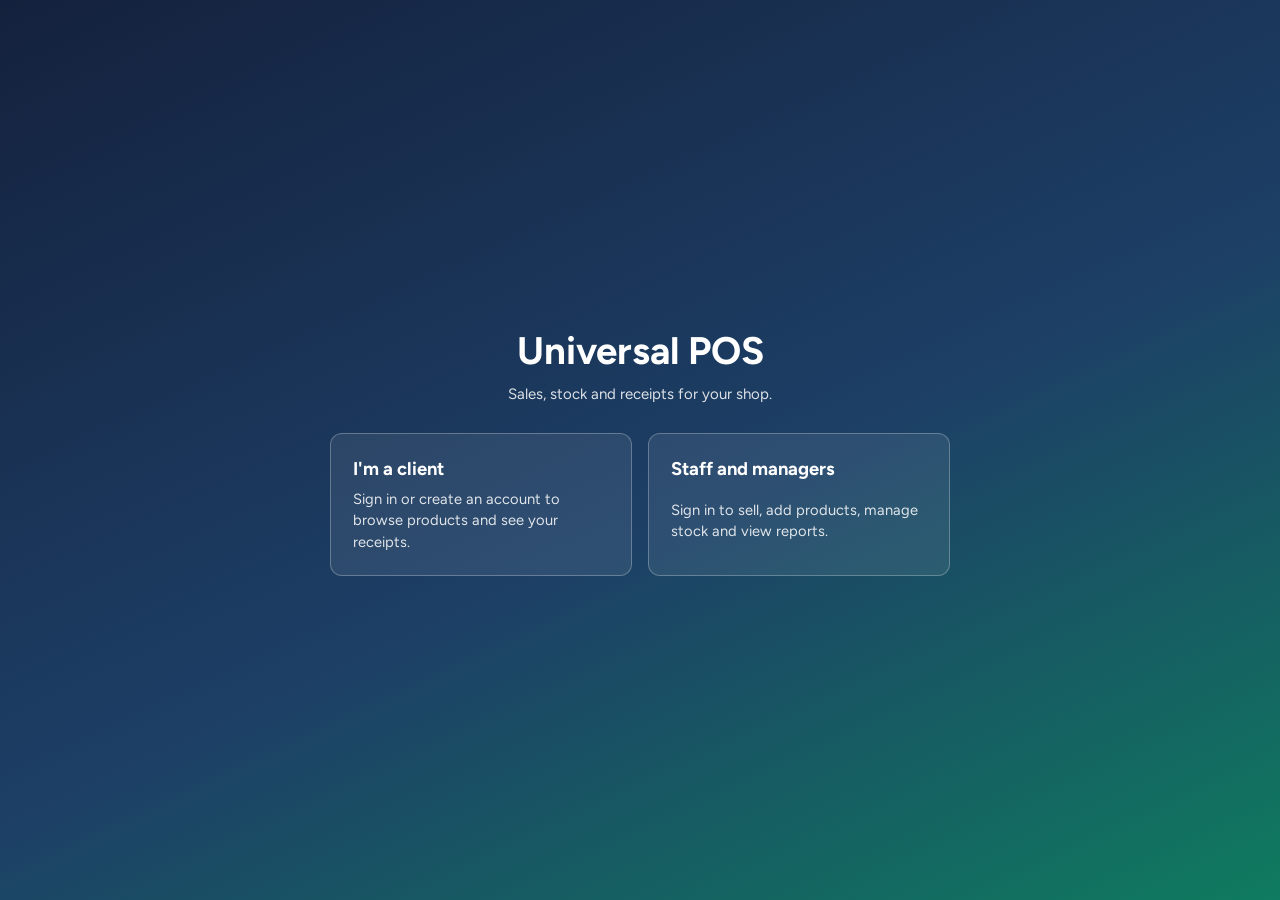
<file: client/index.html>
<!doctype html><html lang="en"><head><meta charset="utf-8"><meta name="viewport" content="width=device-width,initial-scale=1"><title>Universal POS</title>
<link href="https://fonts.googleapis.com/css2?family=Figtree:wght@400;600;700&display=swap" rel="stylesheet"><link rel="stylesheet" href="css/main.css"></head><body>
<div class="hero"><div><h1>Universal POS</h1><p>Sales, stock and receipts for your shop.</p></div>
<div class="portals"><a class="portal" href="shop.html"><b>I'm a client</b><span>Sign in or create an account to browse products and see your receipts.</span></a>
<a class="portal" href="login.html"><b>Staff and managers</b><span>Sign in to sell, add products, manage stock and view reports.</span></a></div></div></body></html>
</file>
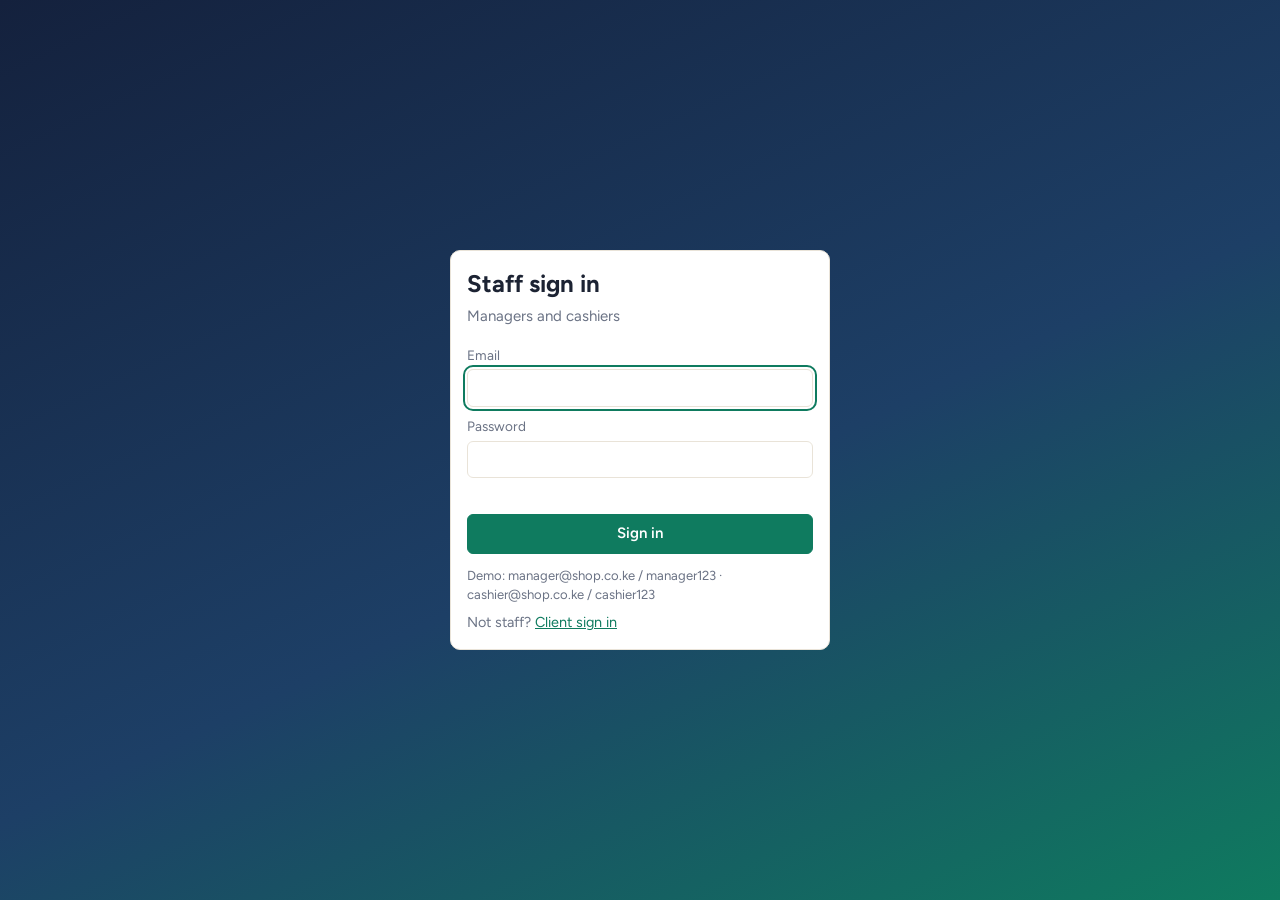
<file: client/customers.html>
<!doctype html><html lang="en"><head><meta charset="utf-8"><meta name="viewport" content="width=device-width,initial-scale=1">
<title>Clients · Universal POS</title><link href="https://fonts.googleapis.com/css2?family=Figtree:wght@400;600;700&display=swap" rel="stylesheet">
<link rel="stylesheet" href="css/main.css"></head><body><nav id="nav"></nav><main><div class="row"><div class="grow"><h1>Clients</h1><p class="sub">Clients sign up on the client page, or you can add walk-in clients here. Attach a client at checkout with their phone or email.</p></div><button class="primary" id="add">Add walk-in client</button></div><div class="card"><table><thead><tr><th>Name</th><th>Phone</th><th>Email</th><th>Account</th><th class="n">Purchases</th><th class="n">Spent</th></tr></thead><tbody id="rows"></tbody></table></div></main><script src="js/api.js"></script><script src="js/app.js"></script><script src="js/customers.js"></script></body></html>
</file>
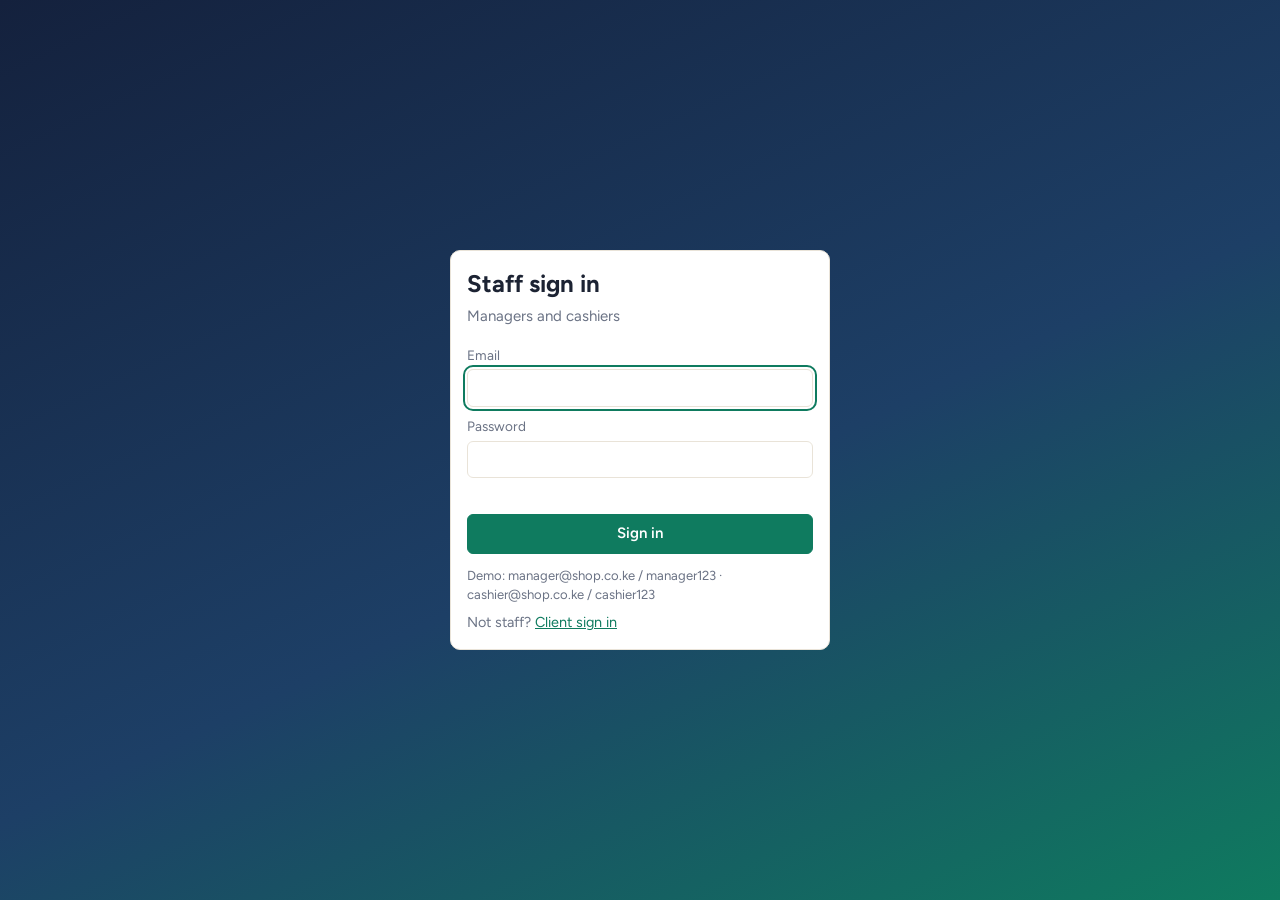
<file: client/dashboard.html>
<!doctype html><html lang="en"><head><meta charset="utf-8"><meta name="viewport" content="width=device-width,initial-scale=1">
<title>Dashboard · Universal POS</title><link href="https://fonts.googleapis.com/css2?family=Figtree:wght@400;600;700&display=swap" rel="stylesheet">
<link rel="stylesheet" href="css/main.css"></head><body><nav id="nav"></nav><main>
<h1>Dashboard</h1><p class="sub" id="today"></p><div id="shift"></div><div class="stats" id="stats"></div>
<div class="card"><h2>Recent sales</h2><table><thead><tr><th>Receipt</th><th>Time</th><th>Cashier</th><th class="n">Total</th><th></th></tr></thead><tbody id="sales"></tbody></table></div>
</main><script src="js/api.js"></script><script src="js/app.js"></script><script src="js/dashboard.js"></script></body></html>
</file>
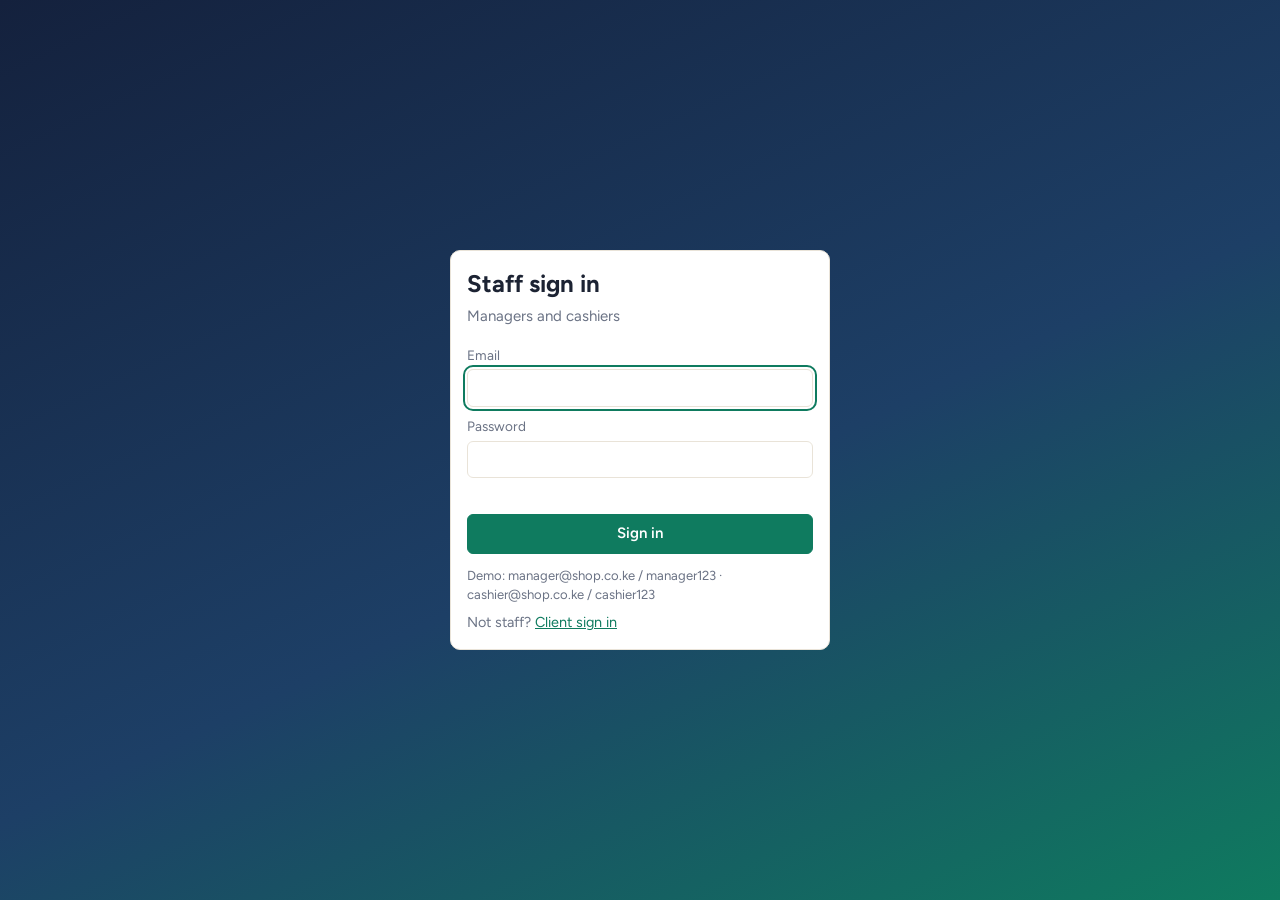
<file: client/inventory.html>
<!doctype html><html lang="en"><head><meta charset="utf-8"><meta name="viewport" content="width=device-width,initial-scale=1">
<title>Inventory · Universal POS</title><link href="https://fonts.googleapis.com/css2?family=Figtree:wght@400;600;700&display=swap" rel="stylesheet">
<link rel="stylesheet" href="css/main.css"></head><body><nav id="nav"></nav><main>
<h1>Inventory</h1><p class="sub">Every change is recorded as a stock movement.</p><div class="card" style="margin-bottom:18px"><table><thead><tr><th>Product</th><th class="n">On hand</th><th class="n">Reorder at</th><th>Status</th><th></th></tr></thead><tbody id="rows"></tbody></table></div>
<div class="card"><h2>Recent movements</h2><table><thead><tr><th>When</th><th>Product</th><th>Type</th><th class="n">Change</th><th>Reason</th><th>By</th></tr></thead><tbody id="moves"></tbody></table></div>
</main><script src="js/api.js"></script><script src="js/app.js"></script><script src="js/inventory.js"></script></body></html>
</file>
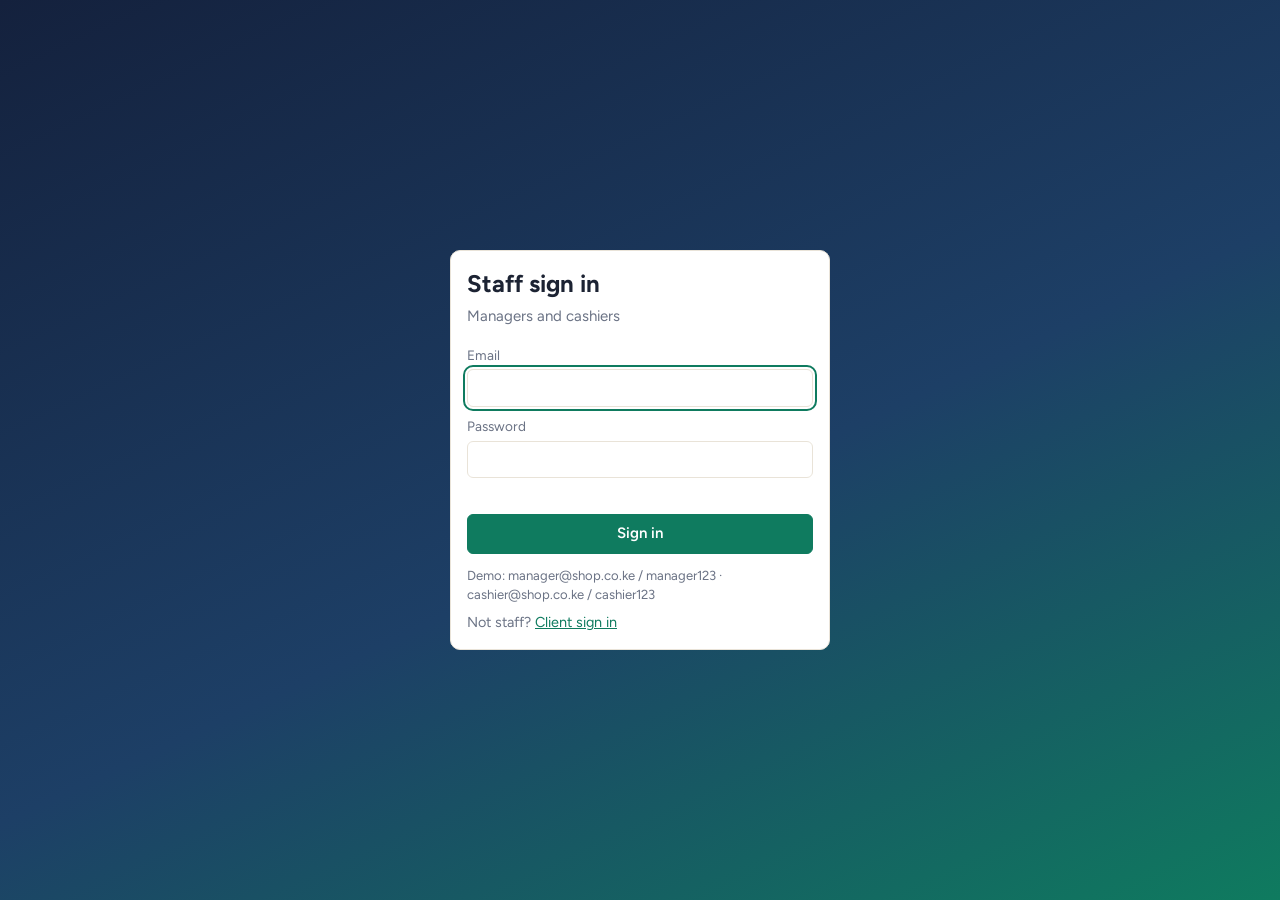
<file: client/login.html>
<!doctype html><html lang="en"><head><meta charset="utf-8"><meta name="viewport" content="width=device-width,initial-scale=1"><title>Staff sign in · Universal POS</title>
<link href="https://fonts.googleapis.com/css2?family=Figtree:wght@400;600;700&display=swap" rel="stylesheet"><link rel="stylesheet" href="css/main.css">
<style>body{align-items:center;justify-content:center;background:linear-gradient(155deg,#14213d,#1d3f66 55%,#0f7b5f)}form{width:min(380px,92vw)}form a{color:var(--accent)}</style></head><body>
<form class="card" id="f"><h1>Staff sign in</h1><p class="sub">Managers and cashiers</p>
<label>Email<input type="email" id="email" required autofocus></label><label>Password<input type="password" id="pw" required></label>
<p id="err" style="color:var(--danger);min-height:1.2em;margin:0 0 8px" role="alert"></p><button class="primary" style="width:100%">Sign in</button>
<p class="sub" style="margin:12px 0 0;font-size:.82rem">Demo: manager@shop.co.ke / manager123 · cashier@shop.co.ke / cashier123</p>
<p class="sub" style="margin:8px 0 0;font-size:.9rem">Not staff? <a href="shop.html">Client sign in</a></p></form>
<script src="js/api.js"></script><script src="js/app.js"></script><script>
$('#f').onsubmit=async e=>{e.preventDefault();try{await API.login($('#email').value,$('#pw').value);location.href='dashboard.html'}catch(x){$('#err').textContent=x.message}}
</script></body></html>
</file>
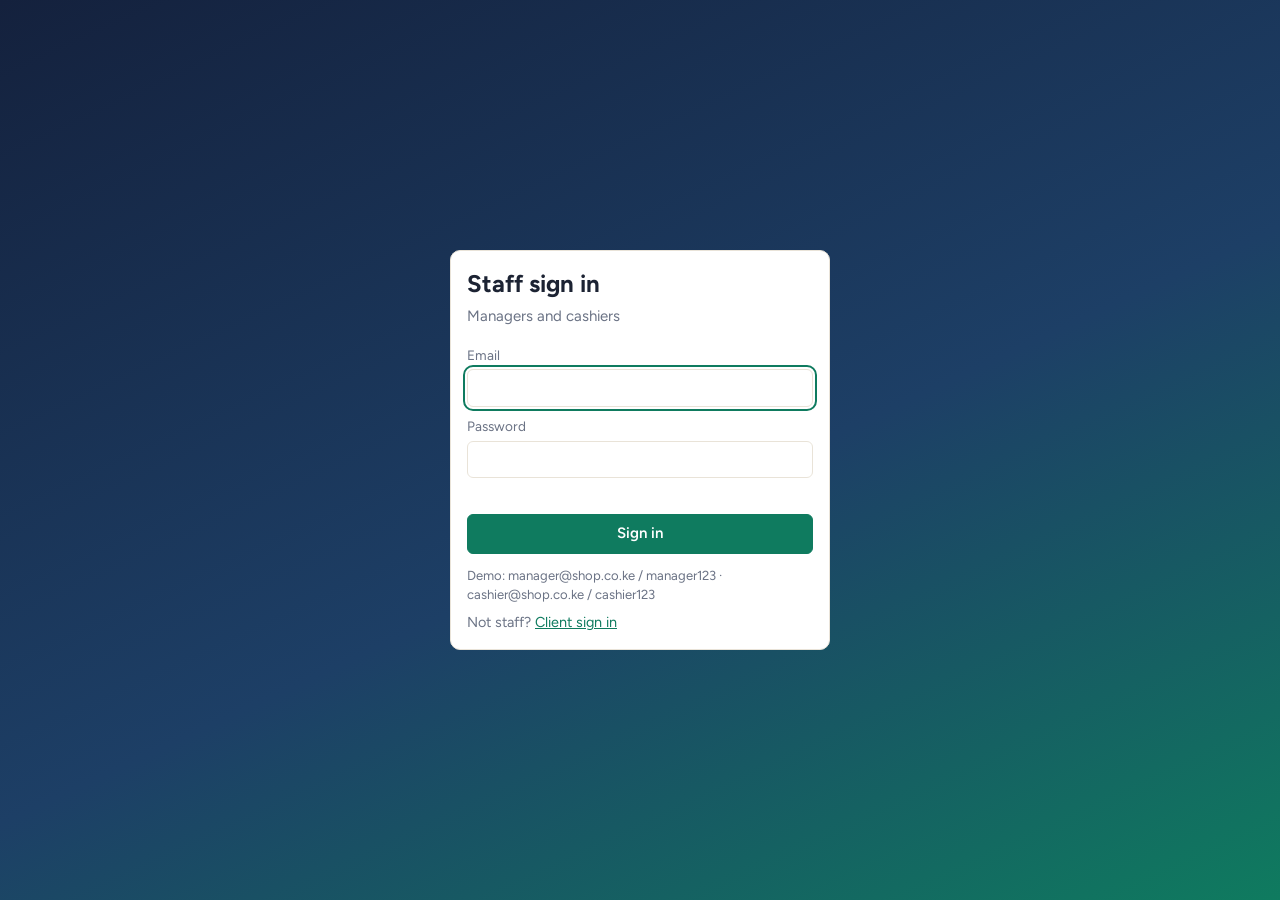
<file: client/pos.html>
<!doctype html><html lang="en"><head><meta charset="utf-8"><meta name="viewport" content="width=device-width,initial-scale=1">
<title>Checkout · Universal POS</title><link href="https://fonts.googleapis.com/css2?family=Figtree:wght@400;600;700&display=swap" rel="stylesheet">
<link rel="stylesheet" href="css/main.css"></head><body><nav id="nav"></nav><main>
<div class="pos"><section class="left"><div id="banner"></div><input id="q" placeholder="Scan barcode or search products (F2)" autocomplete="off" autofocus><div class="grid" id="grid"></div></section>
<section class="card cart"><h2>Current sale</h2><div class="lines" id="lines"></div><div class="row" style="margin-top:8px"><input id="cust" class="grow" placeholder="Client phone or email (optional)" aria-label="Client phone or email"><button id="cl">Add client</button></div><div id="chip" style="min-height:1.4em;margin:4px 0"></div><div class="row" style="margin-top:8px"><label class="grow" style="margin:0">Discount<input id="disc" type="number" min="0" step="0.01" placeholder="0"></label><select id="dtype" style="width:84px;margin-top:18px" aria-label="Discount type"><option value="amt">KES</option><option value="pct">%</option></select></div><div class="row" style="justify-content:space-between;margin-top:10px;color:var(--mute)"><span>Subtotal</span><span id="sub">KES 0.00</span></div><div class="total"><span>Total</span><span id="total">KES 0.00</span></div>
<div class="row"><button id="clear">Clear</button><button class="primary grow" id="pay">Charge (F9)</button></div></section></div>
</main><script src="js/api.js"></script><script src="js/app.js"></script><script src="js/pos.js"></script></body></html>
</file>
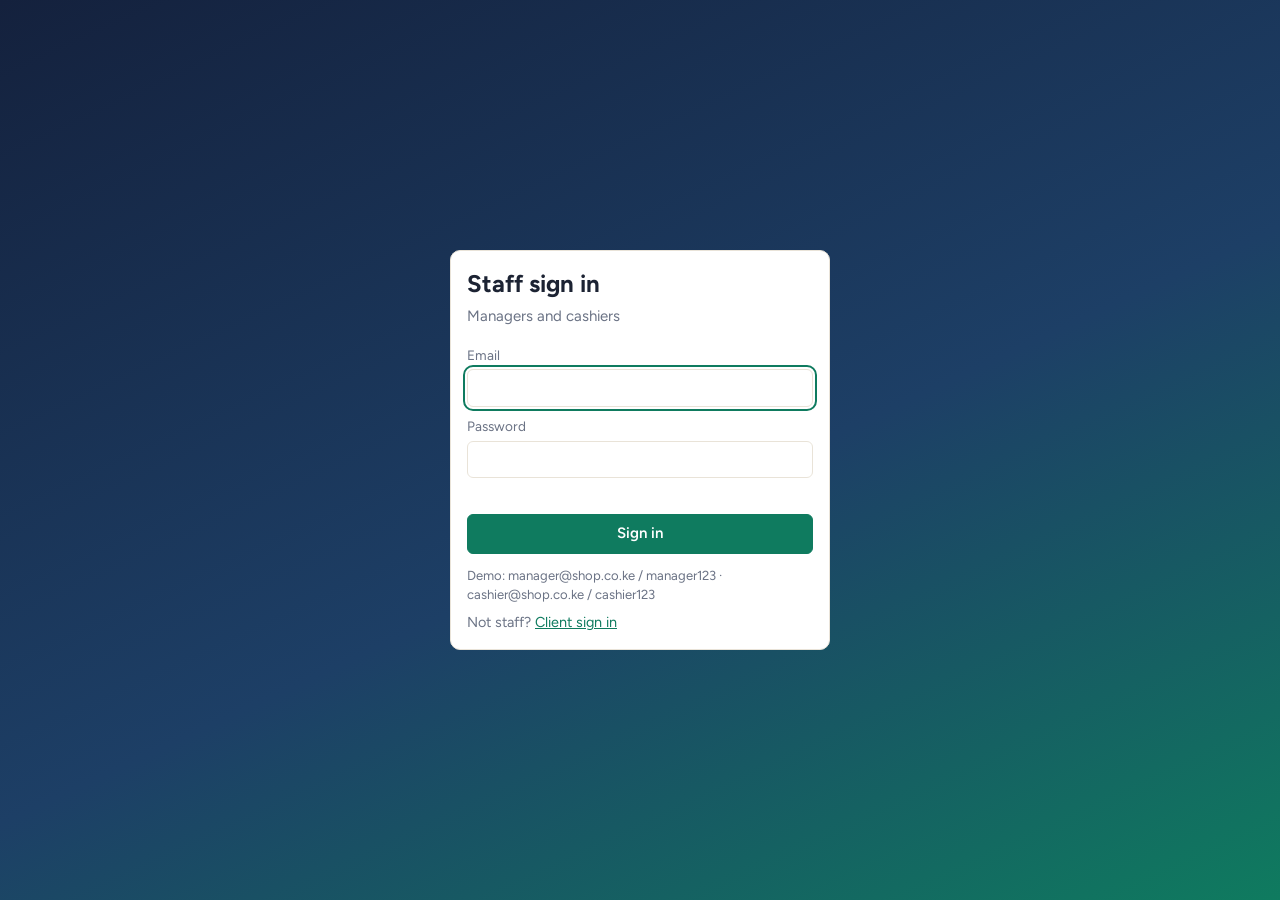
<file: client/products.html>
<!doctype html><html lang="en"><head><meta charset="utf-8"><meta name="viewport" content="width=device-width,initial-scale=1">
<title>Products · Universal POS</title><link href="https://fonts.googleapis.com/css2?family=Figtree:wght@400;600;700&display=swap" rel="stylesheet">
<link rel="stylesheet" href="css/main.css"></head><body><nav id="nav"></nav><main>
<div class="row"><div class="grow"><h1>Products</h1><p class="sub">Prices here are what checkout charges.</p></div><button class="primary" id="add">Add product</button></div>
<input id="q" placeholder="Search by name, SKU or barcode" style="max-width:360px;margin-bottom:12px"><div class="card"><table><thead><tr><th>Name</th><th>SKU</th><th>Barcode</th><th class="n">Cost</th><th class="n">Price</th><th class="n">VAT</th><th></th></tr></thead><tbody id="rows"></tbody></table></div>
</main><script src="js/api.js"></script><script src="js/app.js"></script><script src="js/products.js"></script></body></html>
</file>
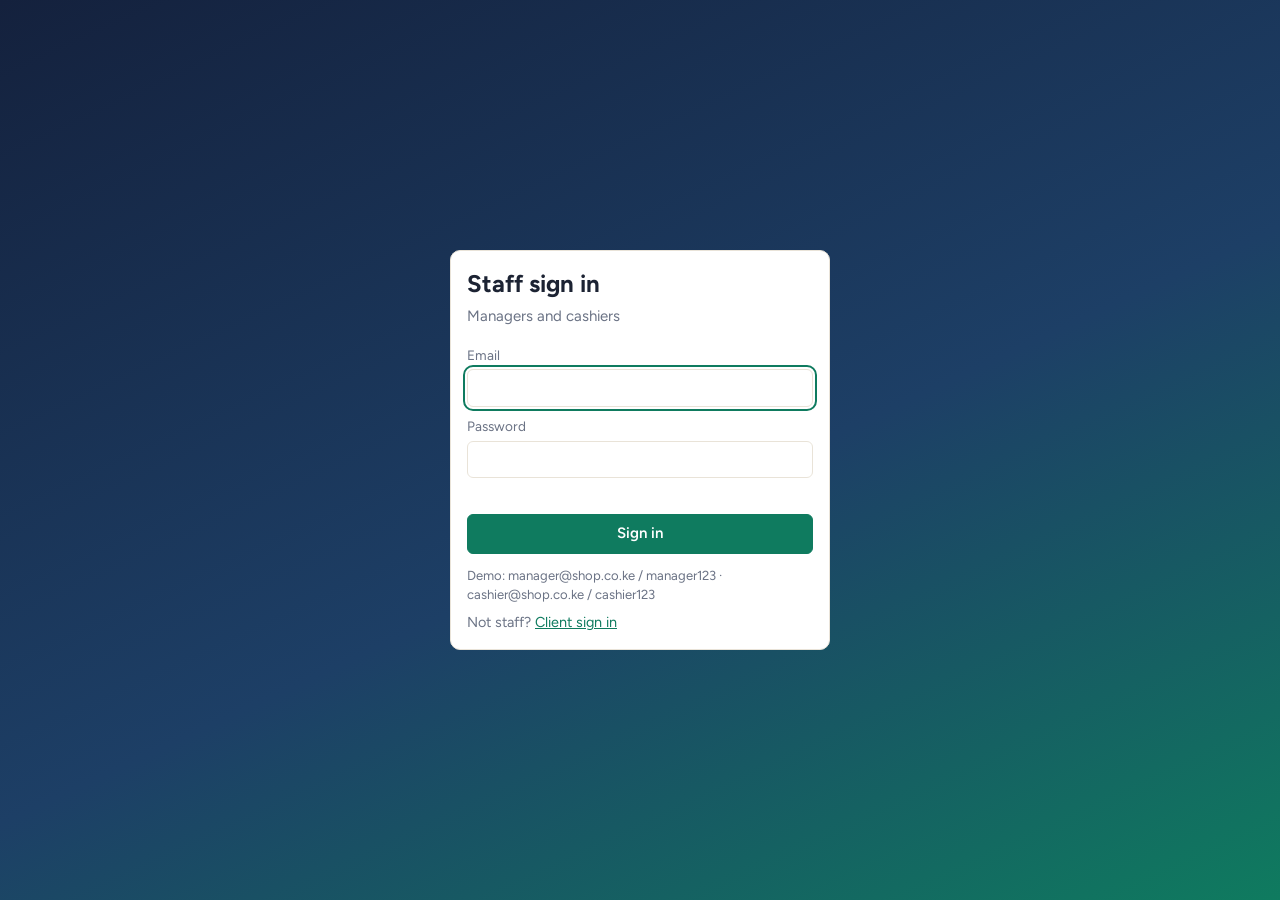
<file: client/purchases.html>
<!doctype html><html lang="en"><head><meta charset="utf-8"><meta name="viewport" content="width=device-width,initial-scale=1">
<title>Purchases · Universal POS</title><link href="https://fonts.googleapis.com/css2?family=Figtree:wght@400;600;700&display=swap" rel="stylesheet">
<link rel="stylesheet" href="css/main.css"></head><body><nav id="nav"></nav><main>
<div class="row"><div class="grow"><h1>Purchases</h1><p class="sub">Order from suppliers, then receive the goods to add them to stock.</p></div><button id="addsup">Add supplier</button><button class="primary" id="addpo">New purchase order</button></div>
<div class="card" style="margin-bottom:18px"><h2>Purchase orders</h2><table><thead><tr><th>Order</th><th>Supplier</th><th>Date</th><th>Status</th><th class="n">Total</th><th></th></tr></thead><tbody id="pos"></tbody></table></div>
<div class="card"><h2>Suppliers</h2><table><thead><tr><th>Name</th><th>Phone</th><th>Email</th></tr></thead><tbody id="sups"></tbody></table></div>
</main><script src="js/api.js"></script><script src="js/app.js"></script><script src="js/purchases.js"></script></body></html>
</file>
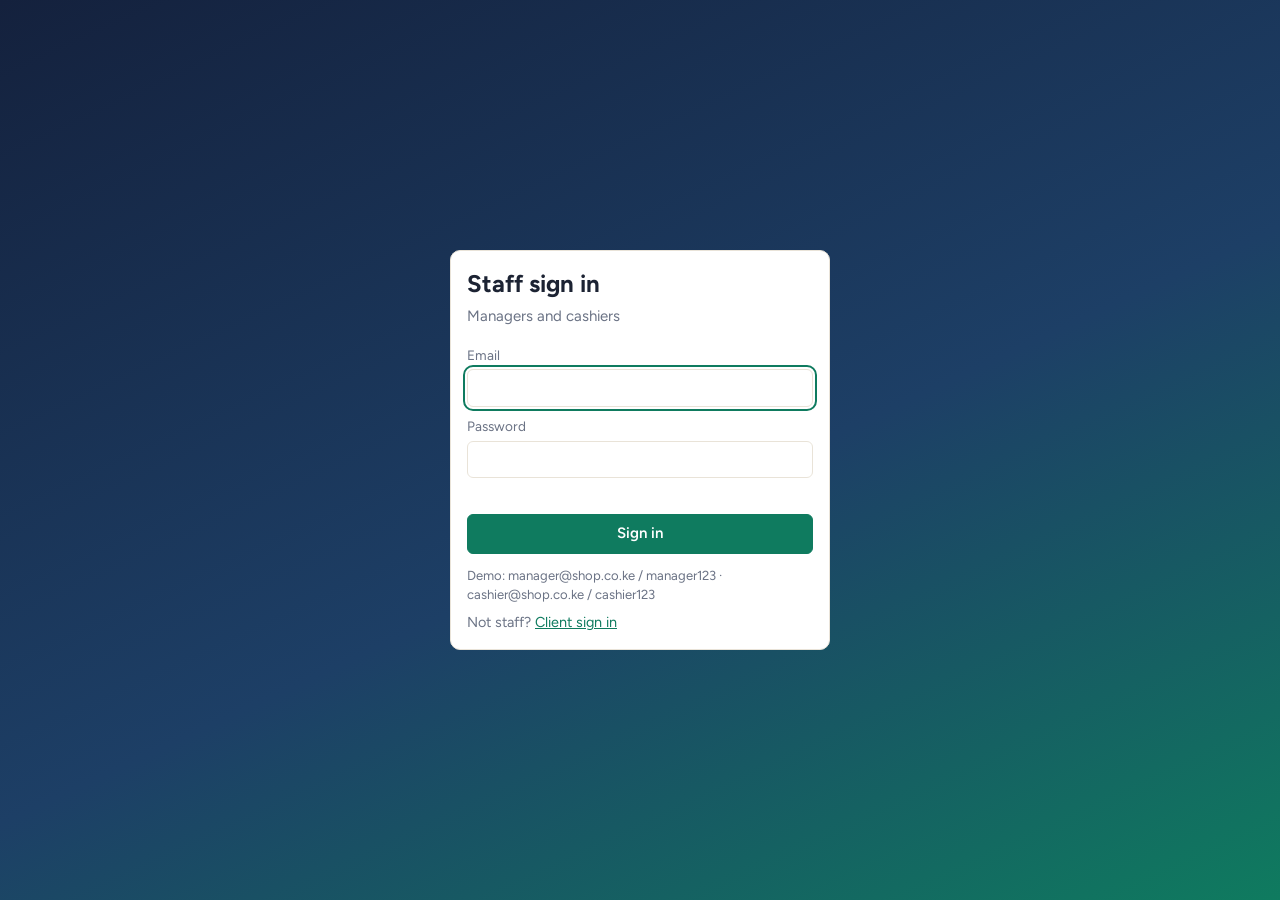
<file: client/reports.html>
<!doctype html><html lang="en"><head><meta charset="utf-8"><meta name="viewport" content="width=device-width,initial-scale=1">
<title>Reports · Universal POS</title><link href="https://fonts.googleapis.com/css2?family=Figtree:wght@400;600;700&display=swap" rel="stylesheet">
<link rel="stylesheet" href="css/main.css"></head><body><nav id="nav"></nav><main>
<h1>Reports</h1><div class="row" style="margin:8px 0 16px"><label style="margin:0">From<input type="date" id="from"></label><label style="margin:0">To<input type="date" id="to"></label></div>
<div class="stats" id="stats"></div><div class="row" style="align-items:flex-start"><div class="card grow"><h2>Payment methods</h2><table id="pay"></table></div><div class="card grow"><h2>By cashier</h2><table id="cash"></table></div></div>
<div class="card" style="margin-top:16px"><h2>Products sold</h2><table id="prod"></table></div><div class="card" style="margin-top:16px"><h2>Stock now</h2><p class="sub" id="val"></p><table id="low"></table></div>
</main><script src="js/api.js"></script><script src="js/app.js"></script><script src="js/reports.js"></script></body></html>
</file>
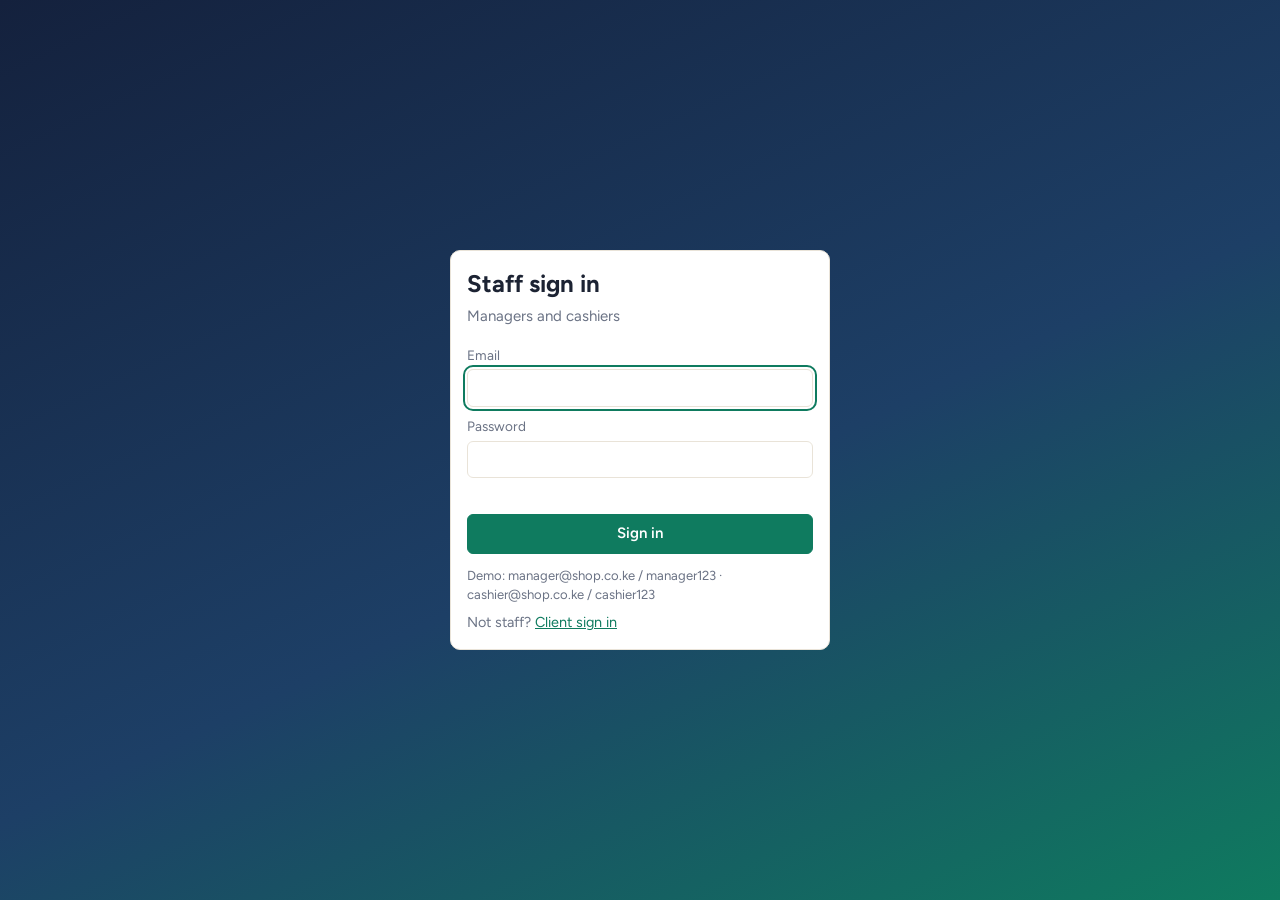
<file: client/sales.html>
<!doctype html><html lang="en"><head><meta charset="utf-8"><meta name="viewport" content="width=device-width,initial-scale=1">
<title>Sales · Universal POS</title><link href="https://fonts.googleapis.com/css2?family=Figtree:wght@400;600;700&display=swap" rel="stylesheet">
<link rel="stylesheet" href="css/main.css"></head><body><nav id="nav"></nav><main>
<h1>Sales</h1><p class="sub">Completed sales are never deleted. Mistakes are corrected with refunds.</p>
<input id="q" placeholder="Find a receipt number, e.g. R-1001" style="max-width:340px;margin-bottom:12px"><div class="card"><table><thead><tr><th>Receipt</th><th>Time</th><th>Cashier</th><th>Status</th><th class="n">Total</th><th class="n">Refunded</th><th></th></tr></thead><tbody id="rows"></tbody></table></div>
</main><script src="js/api.js"></script><script src="js/app.js"></script><script src="js/sales.js"></script></body></html>
</file>
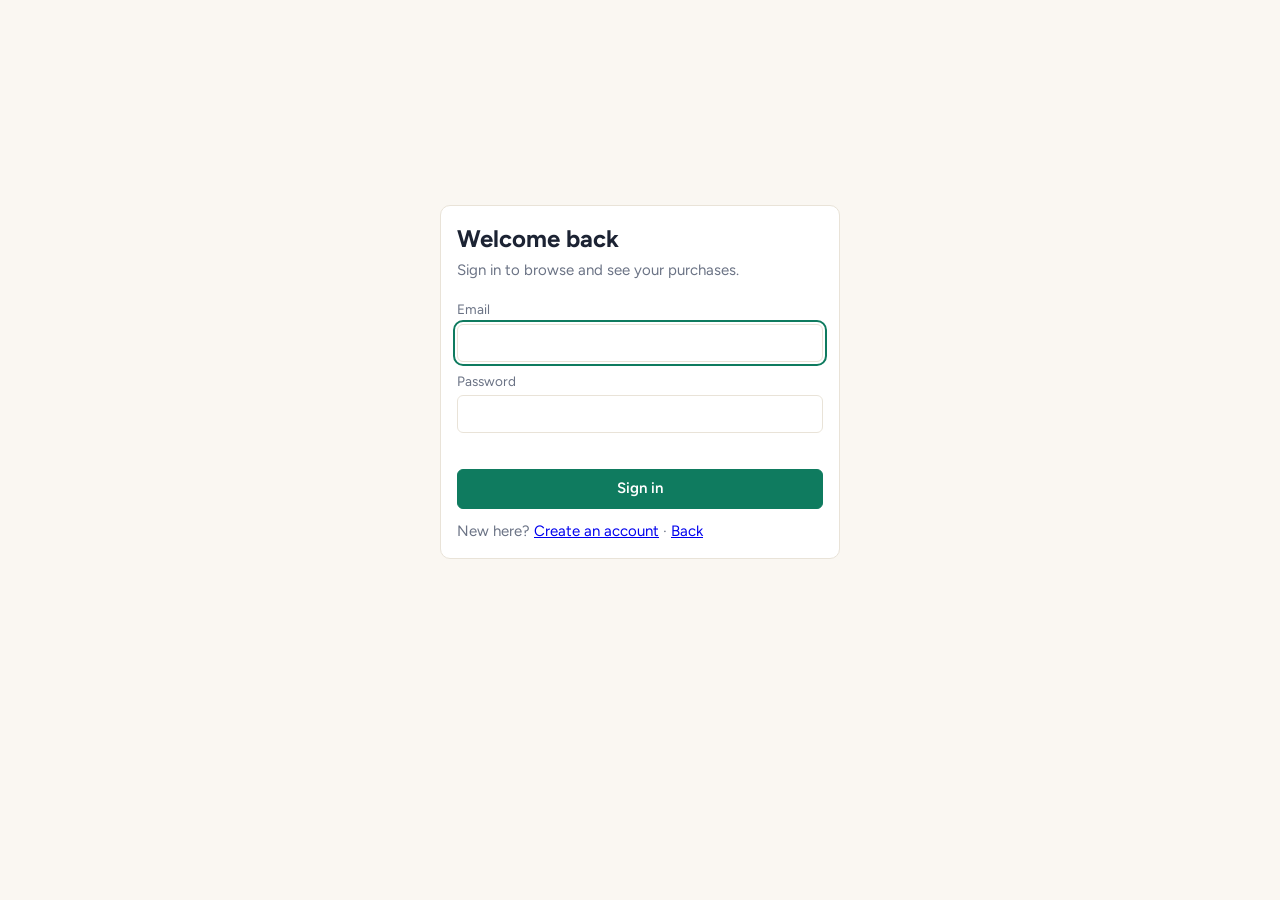
<file: client/shop.html>
<!doctype html><html lang="en"><head><meta charset="utf-8"><meta name="viewport" content="width=device-width,initial-scale=1">
<title>Shop · Universal POS</title><link href="https://fonts.googleapis.com/css2?family=Figtree:wght@400;600;700&display=swap" rel="stylesheet">
<link rel="stylesheet" href="css/main.css"></head><body><main><div style="max-width:1000px;margin:0 auto" id="app"></div></main><script src="js/api.js"></script><script src="js/app.js"></script><script src="js/shop.js"></script></body></html>
</file>
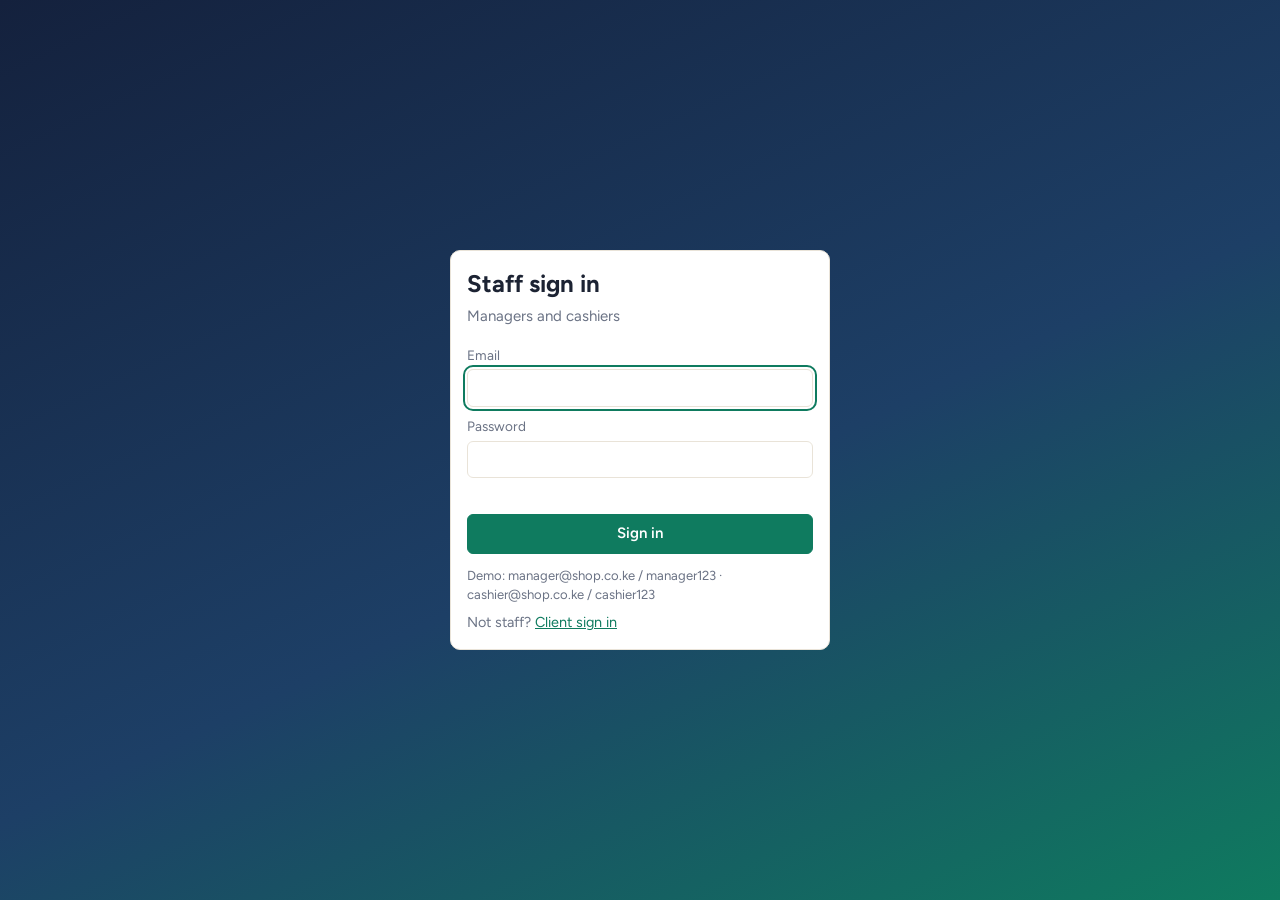
<file: client/users.html>
<!doctype html><html lang="en"><head><meta charset="utf-8"><meta name="viewport" content="width=device-width,initial-scale=1">
<title>Staff · Universal POS</title><link href="https://fonts.googleapis.com/css2?family=Figtree:wght@400;600;700&display=swap" rel="stylesheet">
<link rel="stylesheet" href="css/main.css"></head><body><nav id="nav"></nav><main><div class="row"><div class="grow"><h1>Staff</h1><p class="sub">People who can sign in at the staff page.</p></div><button class="primary" id="add">Add staff member</button></div><div class="card"><table><thead><tr><th>Name</th><th>Email</th><th>Role</th><th>Status</th><th></th></tr></thead><tbody id="rows"></tbody></table></div></main><script src="js/api.js"></script><script src="js/app.js"></script><script src="js/users.js"></script></body></html>
</file>
<file: client/css/main.css>
:root{--ink:#1c2333;--paper:#faf7f2;--card:#fff;--line:#e9e3d8;--mute:#6b7385;--accent:#0f7b5f;--accent-ink:#fff;--gold:#f0a91d;--warn:#b45309;--danger:#b42318;--ok:#18794e;--nav:#14213d;--r:10px}
@media(prefers-color-scheme:dark){:root{--ink:#ecebe6;--paper:#0e141f;--card:#17202f;--line:#27324a;--mute:#9aa3b8;--accent:#34d399;--accent-ink:#04231a;--gold:#f6bd4a;--warn:#f0a050;--danger:#ff8a80;--ok:#5fd39b;--nav:#0a0f1a}}
*{box-sizing:border-box}html,body{height:100%}
body{margin:0;font:15px/1.45 Figtree,system-ui,-apple-system,"Segoe UI",sans-serif;background:var(--paper);color:var(--ink);display:flex}
h1{font-size:1.5rem;margin:0 0 4px}h2{font-size:1.05rem;margin:0 0 10px}
#nav{width:208px;background:var(--nav);color:#dfe6f3;padding:16px 10px;display:flex;flex-direction:column;gap:2px;flex-shrink:0}
#nav .brand{font-weight:700;font-size:1.1rem;padding:4px 10px 16px;color:#fff}
#nav a{color:inherit;text-decoration:none;padding:9px 10px;border-radius:6px}
#nav a:hover{background:#ffffff14}#nav a.on{background:var(--gold);color:#14213d;font-weight:600}
#nav .who{margin-top:auto;font-size:.85rem;padding:10px;border-top:1px solid #ffffff22}
#nav .who button{margin-top:6px;width:100%}
main{flex:1;padding:22px 26px;overflow:auto;min-width:0}
.sub{color:var(--mute);margin:0 0 18px}
.card{background:var(--card);border:1px solid var(--line);border-radius:var(--r);padding:16px}
.row{display:flex;gap:12px;flex-wrap:wrap;align-items:center}.grow{flex:1}
.stats{display:grid;grid-template-columns:repeat(auto-fit,minmax(170px,1fr));gap:12px;margin-bottom:18px}
.stat b{display:block;font-size:1.4rem}.stat span{color:var(--mute);font-size:.85rem}
button,.btn{font:inherit;border:1px solid var(--line);background:var(--card);color:var(--ink);padding:8px 14px;border-radius:6px;cursor:pointer}
button:hover{border-color:var(--mute)}button.primary{background:var(--accent);color:var(--accent-ink);border-color:var(--accent);font-weight:600}
button.danger{color:var(--danger)}button:disabled{opacity:.45;cursor:not-allowed}
:focus-visible{outline:2px solid var(--accent);outline-offset:2px}
input,select,textarea{font:inherit;padding:8px 10px;border:1px solid var(--line);border-radius:6px;background:var(--card);color:var(--ink);width:100%}
label{display:block;font-size:.85rem;color:var(--mute);margin-bottom:10px}label input,label select{margin-top:4px;color:var(--ink)}
table{width:100%;border-collapse:collapse}th,td{text-align:left;padding:9px 10px;border-bottom:1px solid var(--line)}
th{font-size:.82rem;color:var(--mute);font-weight:600}td.n,th.n{text-align:right;font-variant-numeric:tabular-nums}
.tag{padding:2px 8px;border-radius:99px;font-size:.78rem;background:var(--line)}.tag.low{background:var(--warn);color:#fff}.tag.out{background:var(--danger);color:#fff}
.empty{text-align:center;color:var(--mute);padding:28px}
dialog{border:1px solid var(--line);border-radius:10px;background:var(--card);color:var(--ink);padding:20px;width:min(440px,94vw)}
dialog::backdrop{background:#0008}dialog .actions{display:flex;gap:8px;justify-content:flex-end;margin-top:14px}
#toasts{position:fixed;right:16px;bottom:16px;display:grid;gap:8px;z-index:99}
.toast{background:var(--ink);color:var(--paper);padding:10px 14px;border-radius:6px}.toast.err{background:var(--danger);color:#fff}
.banner{background:var(--warn);color:#fff;padding:10px 14px;border-radius:var(--r);margin-bottom:14px;display:flex;justify-content:space-between;align-items:center}
.pos{display:grid;grid-template-columns:1fr 380px;gap:16px;height:calc(100vh - 44px)}
.pos .left{display:flex;flex-direction:column;min-height:0}.grid{display:grid;grid-template-columns:repeat(auto-fill,minmax(140px,1fr));gap:10px;overflow:auto;margin-top:12px;align-content:start}
.tile{text-align:left;padding:12px;display:flex;flex-direction:column;gap:4px;min-height:84px}.tile b{font-weight:600}.tile small{color:var(--mute)}
.cart{display:flex;flex-direction:column;min-height:0}.lines{flex:1;overflow:auto}
.line{display:grid;grid-template-columns:1fr auto auto;gap:8px;align-items:center;padding:8px 0;border-bottom:1px solid var(--line)}
.qty{display:flex;align-items:center;gap:6px}.qty button{padding:2px 9px}
.total{font-size:1.7rem;font-weight:700;display:flex;justify-content:space-between;margin:12px 0}
.receipt{font:13px/1.5 ui-monospace,Menlo,monospace}.receipt hr{border:0;border-top:1px dashed var(--mute)}.receipt .r{display:flex;justify-content:space-between}
@media(max-width:860px){body{flex-direction:column}#nav{width:100%;flex-direction:row;flex-wrap:wrap;padding:8px}#nav .brand{padding:6px}#nav .who{margin:0 0 0 auto;border:0}.pos{grid-template-columns:1fr;height:auto}main{padding:14px}}
@media print{body *{visibility:hidden}.receipt,.receipt *{visibility:visible}.receipt{position:absolute;left:0;top:0;width:80mm;color:#000}}

.stat{border-left:4px solid var(--accent)}.stat:nth-child(even){border-left-color:var(--gold)}
.thumb{width:44px;height:44px;border-radius:8px;object-fit:cover;flex-shrink:0;display:block}
.ph{display:grid;place-items:center;font-weight:700;color:#fff;border-radius:8px;flex-shrink:0;letter-spacing:.5px}.ph.pic{font-size:1.6rem}
.tile .pic{width:100%;height:auto;aspect-ratio:4/3;object-fit:cover;border-radius:6px}.tile{overflow:hidden}
.tile:hover:not(:disabled){border-color:var(--accent);box-shadow:0 2px 10px #0001}button.primary:hover{filter:brightness(1.08)}
.shopgrid{display:grid;grid-template-columns:repeat(auto-fill,minmax(190px,1fr));gap:14px;margin-top:14px}
.shopgrid .card{padding:10px;display:grid;gap:6px}.shopgrid .pic{width:100%;aspect-ratio:4/3;object-fit:cover;border-radius:8px}.price{font-weight:700;color:var(--accent)}
.authwrap{display:grid;place-items:center;min-height:80vh}.authwrap .card{width:min(400px,94vw)}
.hero{width:100%;min-height:100vh;display:grid;place-content:center;gap:28px;text-align:center;padding:24px;background:linear-gradient(155deg,#14213d,#1d3f66 55%,#0f7b5f);color:#fff}
.hero h1{font-size:2.4rem}.hero p{opacity:.85;margin:0}
.portals{display:grid;grid-template-columns:repeat(auto-fit,minmax(240px,1fr));gap:16px;max-width:620px;margin:0 auto}
.portal{display:grid;gap:6px;text-align:left;padding:22px;border-radius:12px;border:1px solid #fff4;background:#ffffff14;color:#fff;text-decoration:none}
.portal b{font-size:1.15rem}.portal span{opacity:.85;font-size:.92rem}.portal:hover{background:var(--gold);color:#14213d;border-color:var(--gold)}
.chip button{padding:0 7px;margin-left:6px}
.pcard{cursor:pointer;transition:box-shadow .15s,border-color .15s}.pcard:hover{border-color:var(--accent)}
.pcard.sel{border-color:var(--accent);box-shadow:0 0 0 2px var(--accent)}.pcard.out{opacity:.6;cursor:not-allowed}
.stepper{display:flex;align-items:center;justify-content:space-between;gap:6px}.stepper button{padding:2px 14px;font-weight:700}
.bar{display:flex;gap:12px;align-items:center;justify-content:space-between;background:var(--nav);color:#fff;padding:10px 14px;border-radius:var(--r);margin-bottom:12px;position:sticky;top:8px;z-index:5}
</file>
